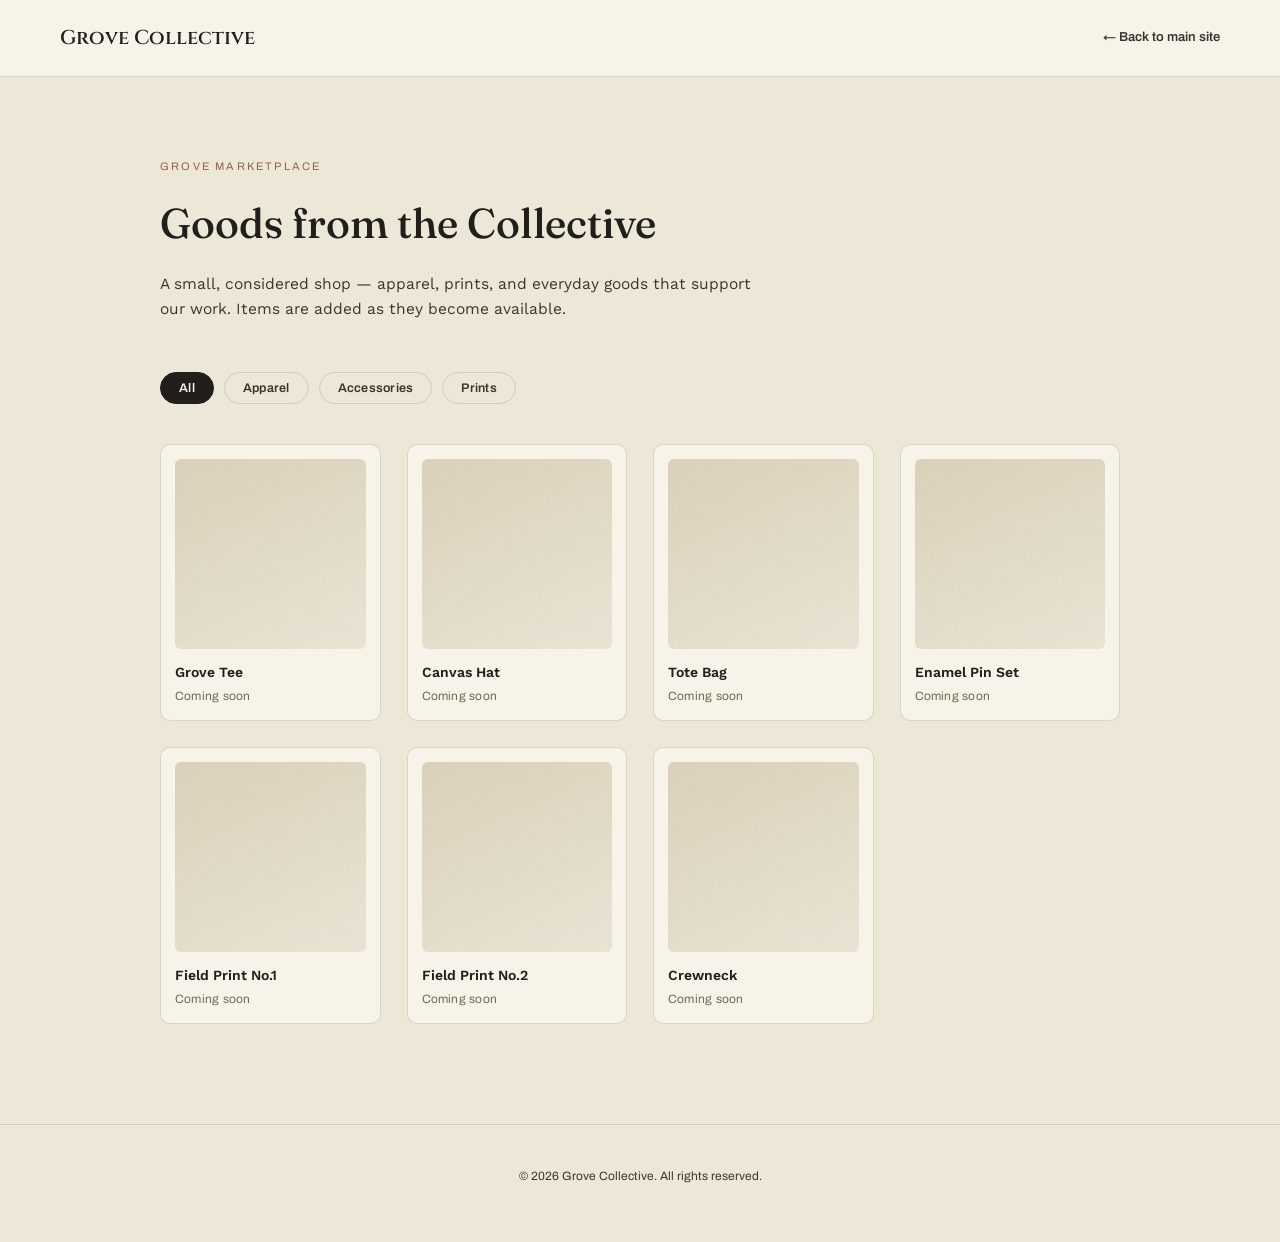
<file: marketplace.html>
<!DOCTYPE html>
<html lang="en">
<head>
<meta charset="UTF-8">
<meta name="viewport" content="width=device-width, initial-scale=1.0">
<title>Grove Marketplace</title>
<link rel="preconnect" href="https://fonts.googleapis.com">
<link href="https://fonts.googleapis.com/css2?family=Fraunces:ital,opsz,wght@0,9..144,300..600;1,9..144,300..500&family=Work+Sans:wght@300;400;500;600&family=Archivo:wght@500;600&family=Cinzel:wght@500;600;700&display=swap" rel="stylesheet">
<link rel="stylesheet" href="marketplace.css">
</head>
<body>

<header class="mp-header">
  <a href="index.html" class="mp-logo">Grove Collective</a>
  <a href="index.html" class="mp-back">← Back to main site</a>
</header>

<main class="mp-main">

  <section class="mp-intro">
    <p class="mp-eyebrow">Grove Marketplace</p>
    <h1>Goods from the Collective</h1>
    <p class="mp-sub">A small, considered shop — apparel, prints, and everyday goods that support our work. Items are added as they become available.</p>
  </section>

  <section class="mp-filter-bar">
    <button class="mp-filter-btn active" data-filter="all">All</button>
    <button class="mp-filter-btn" data-filter="apparel">Apparel</button>
    <button class="mp-filter-btn" data-filter="accessories">Accessories</button>
    <button class="mp-filter-btn" data-filter="prints">Prints</button>
  </section>

  <section class="mp-grid" id="mpGrid">
    <div class="mp-card" data-category="apparel">
      <div class="mp-card-image"></div>
      <p class="mp-card-name">Grove Tee</p>
      <p class="mp-card-price">Coming soon</p>
    </div>
    <div class="mp-card" data-category="apparel">
      <div class="mp-card-image"></div>
      <p class="mp-card-name">Canvas Hat</p>
      <p class="mp-card-price">Coming soon</p>
    </div>
    <div class="mp-card" data-category="accessories">
      <div class="mp-card-image"></div>
      <p class="mp-card-name">Tote Bag</p>
      <p class="mp-card-price">Coming soon</p>
    </div>
    <div class="mp-card" data-category="accessories">
      <div class="mp-card-image"></div>
      <p class="mp-card-name">Enamel Pin Set</p>
      <p class="mp-card-price">Coming soon</p>
    </div>
    <div class="mp-card" data-category="prints">
      <div class="mp-card-image"></div>
      <p class="mp-card-name">Field Print No.1</p>
      <p class="mp-card-price">Coming soon</p>
    </div>
    <div class="mp-card" data-category="prints">
      <div class="mp-card-image"></div>
      <p class="mp-card-name">Field Print No.2</p>
      <p class="mp-card-price">Coming soon</p>
    </div>
    <div class="mp-card" data-category="apparel">
      <div class="mp-card-image"></div>
      <p class="mp-card-name">Crewneck</p>
      <p class="mp-card-price">Coming soon</p>
    </div>
  </section>

</main>

<footer class="mp-footer">
  <p>© <span id="mpYear"></span> Grove Collective. All rights reserved.</p>
</footer>

<script src="marketplace.js"></script>
</body>
</html>
</file>
<file: marketplace.css>
:root {
  --ink:        #211F1B;
  --charcoal:   #3A362F;
  --stone:      #EDE7D8;
  --stone-deep: #DED4BC;
  --linen:      #F7F3E9;
  --clay:       #96654A;
  --clay-deep:  #7C5139;
  --olive:      #6E6C51;
  --line:       rgba(33,31,27,.14);

  --font-display: 'Fraunces', Georgia, serif;
  --font-body:    'Work Sans', -apple-system, sans-serif;
  --font-utility: 'Archivo', -apple-system, sans-serif;
}

* { box-sizing: border-box; }
body {
  margin: 0;
  background: var(--stone);
  color: var(--ink);
  font-family: var(--font-body);
  line-height: 1.6;
}
h1 { font-family: var(--font-display); font-weight: 500; color: var(--ink); }
a { color: inherit; text-decoration: none; }

/* HEADER — plain, static, no bright color */
.mp-header {
  display: flex;
  align-items: center;
  justify-content: space-between;
  padding: 22px clamp(20px, 5vw, 60px);
  border-bottom: 1px solid var(--line);
  background: var(--linen);
}
.mp-logo {
  font-family: 'Cinzel', serif;
  font-weight: 600;
  font-size: 1.25rem;
  color: var(--ink);
}
.mp-back {
  font-family: var(--font-utility);
  font-size: 13px;
  font-weight: 600;
  color: var(--charcoal);
  border-bottom: 1px solid transparent;
  transition: border-color .2s;
}
.mp-back:hover { border-color: var(--charcoal); }

/* INTRO */
.mp-main { max-width: 1080px; margin: 0 auto; padding: 70px clamp(20px, 5vw, 60px) 100px; }
.mp-intro { max-width: 620px; margin-bottom: 50px; }
.mp-eyebrow {
  font-family: var(--font-utility);
  font-size: 11px;
  letter-spacing: .2em;
  text-transform: uppercase;
  color: var(--clay);
  margin-bottom: 14px;
}
.mp-intro h1 { font-size: clamp(2rem, 4vw, 2.6rem); margin: 0 0 16px; }
.mp-sub { color: var(--charcoal); font-size: 15.5px; margin: 0; }

/* FILTER BAR — simple outlined toggles, no saturated fills */
.mp-filter-bar {
  display: flex;
  flex-wrap: wrap;
  gap: 10px;
  margin-bottom: 40px;
}
.mp-filter-btn {
  font-family: var(--font-utility);
  font-size: 12.5px;
  font-weight: 600;
  letter-spacing: .02em;
  background: transparent;
  border: 1.5px solid var(--line);
  color: var(--charcoal);
  padding: 8px 18px;
  border-radius: 999px;
  cursor: pointer;
  transition: background .2s, border-color .2s, color .2s;
}
.mp-filter-btn:hover { border-color: var(--charcoal); }
.mp-filter-btn.active {
  background: var(--ink);
  border-color: var(--ink);
  color: var(--linen);
}

/* GRID */
.mp-grid {
  display: grid;
  grid-template-columns: repeat(4, 1fr);
  gap: 26px;
}
.mp-card {
  background: var(--linen);
  border: 1px solid var(--line);
  border-radius: 10px;
  padding: 14px;
  transition: transform .2s, box-shadow .2s;
}
.mp-card:hover { transform: translateY(-3px); box-shadow: 0 10px 24px rgba(33,31,27,.08); }
.mp-card.hidden { display: none; }

.mp-card-image {
  aspect-ratio: 1;
  border-radius: 6px;
  margin-bottom: 12px;
  background: linear-gradient(155deg, var(--stone-deep) 0%, var(--stone) 100%);
  position: relative;
  overflow: hidden;
}
.mp-card-image::after {
  content: "";
  position: absolute; inset: 0;
  background-image: url("data:image/svg+xml,%3Csvg xmlns='http://www.w3.org/2000/svg' width='140' height='140'%3E%3Cfilter id='n'%3E%3CfeTurbulence type='fractalNoise' baseFrequency='0.85' numOctaves='2' stitchTiles='stitch'/%3E%3C/filter%3E%3Crect width='100%25' height='100%25' filter='url(%23n)'/%3E%3C/svg%3E");
  opacity: .12;
  mix-blend-mode: multiply;
}
.mp-card-name { font-size: 14px; font-weight: 600; margin: 0; color: var(--ink); }
.mp-card-price {
  font-size: 12px;
  margin: 3px 0 0;
  color: var(--olive);
  font-family: var(--font-utility);
  letter-spacing: .02em;
}

/* FOOTER */
.mp-footer {
  text-align: center;
  padding: 30px 20px 44px;
  font-family: var(--font-utility);
  font-size: 12px;
  color: var(--charcoal);
  border-top: 1px solid var(--line);
}

/* RESPONSIVE */
@media (max-width: 900px) {
  .mp-grid { grid-template-columns: repeat(2, 1fr); }
}
@media (max-width: 520px) {
  .mp-grid { grid-template-columns: 1fr 1fr; gap: 16px; }
  .mp-header { padding: 18px 16px; }
}
</file>
